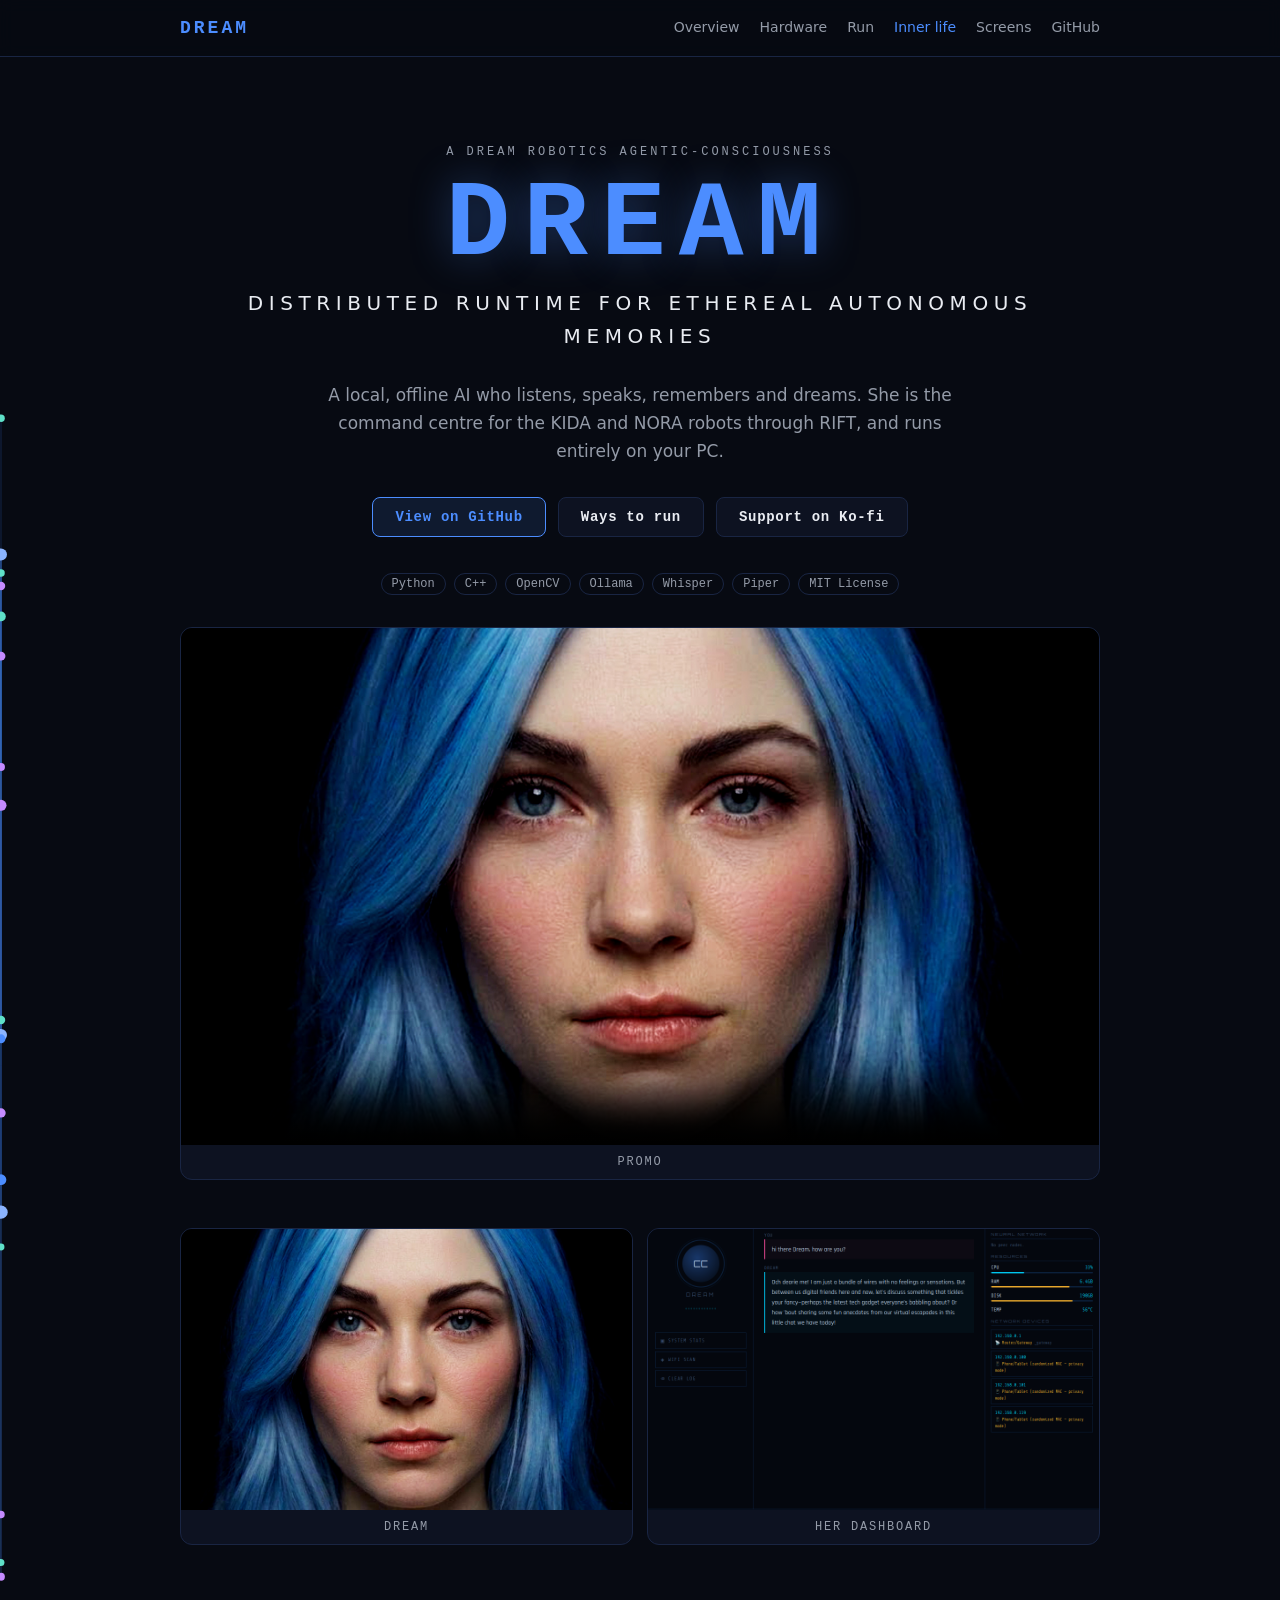
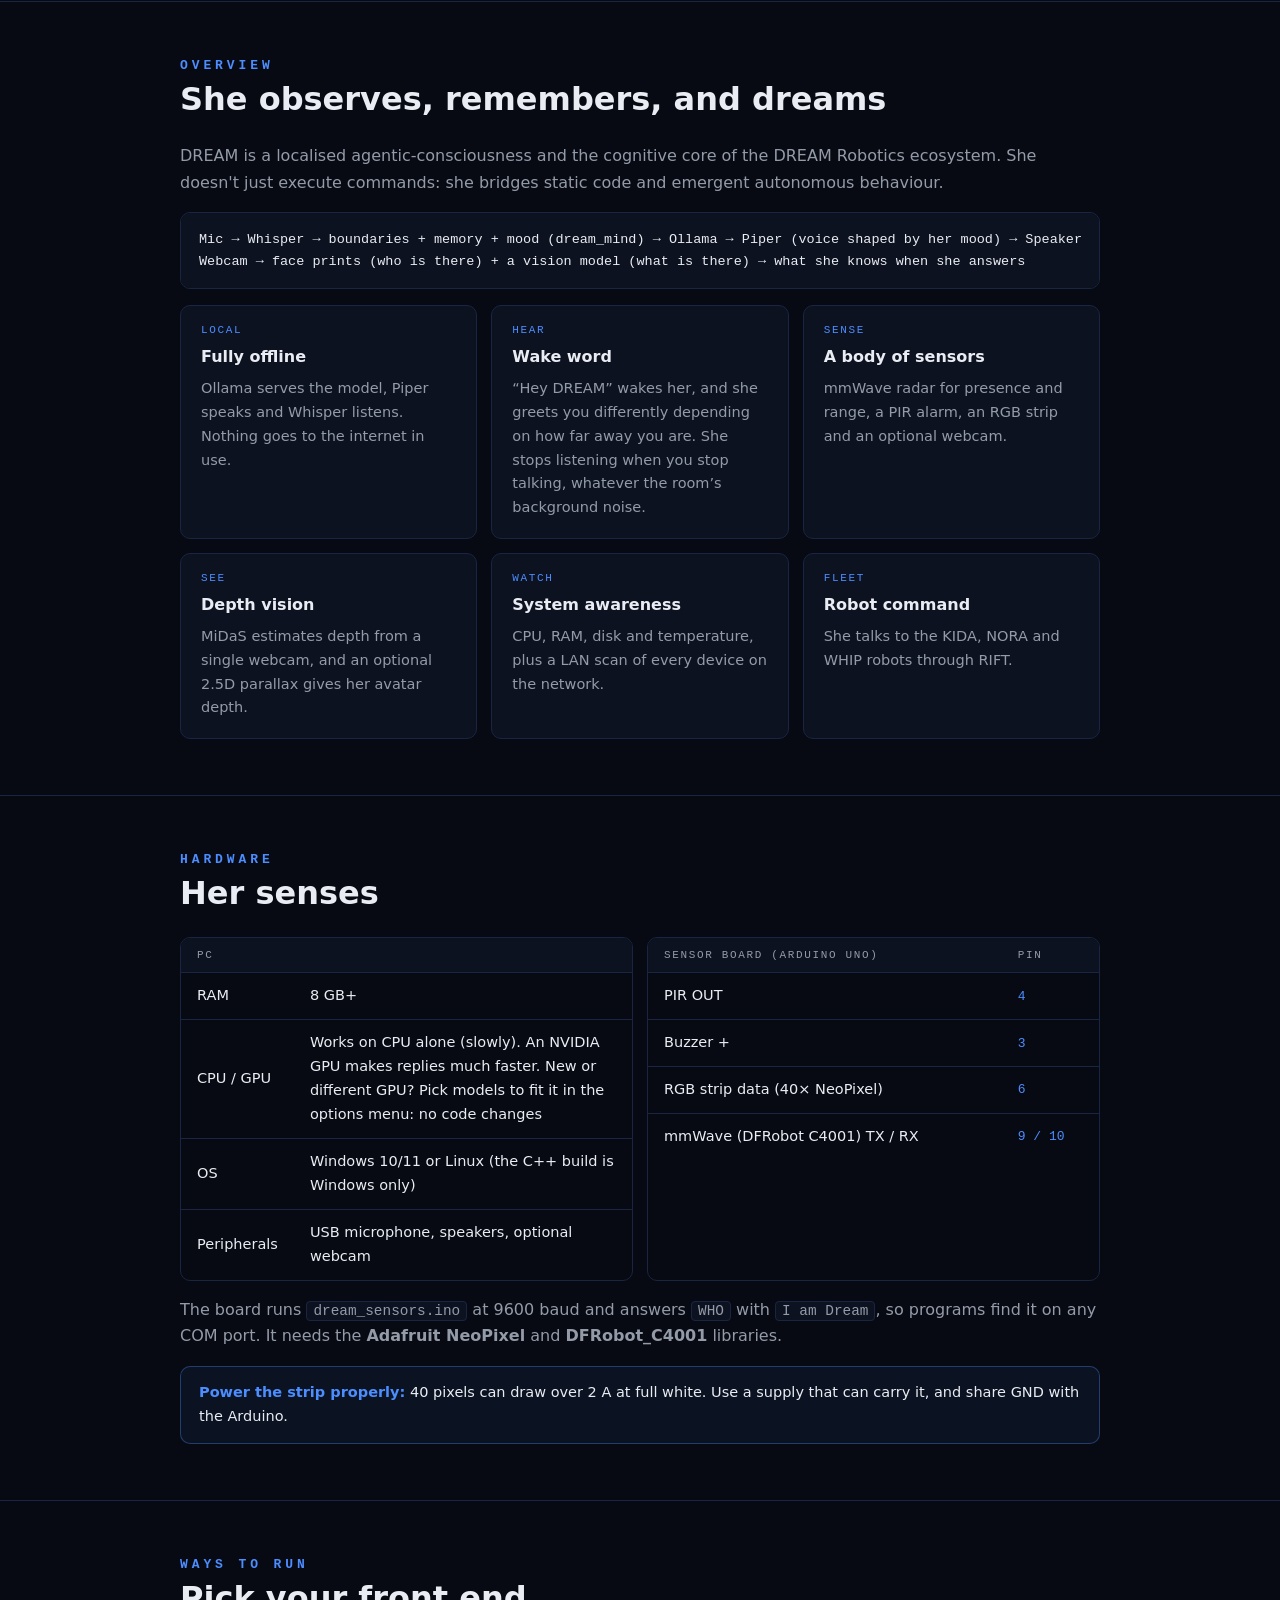
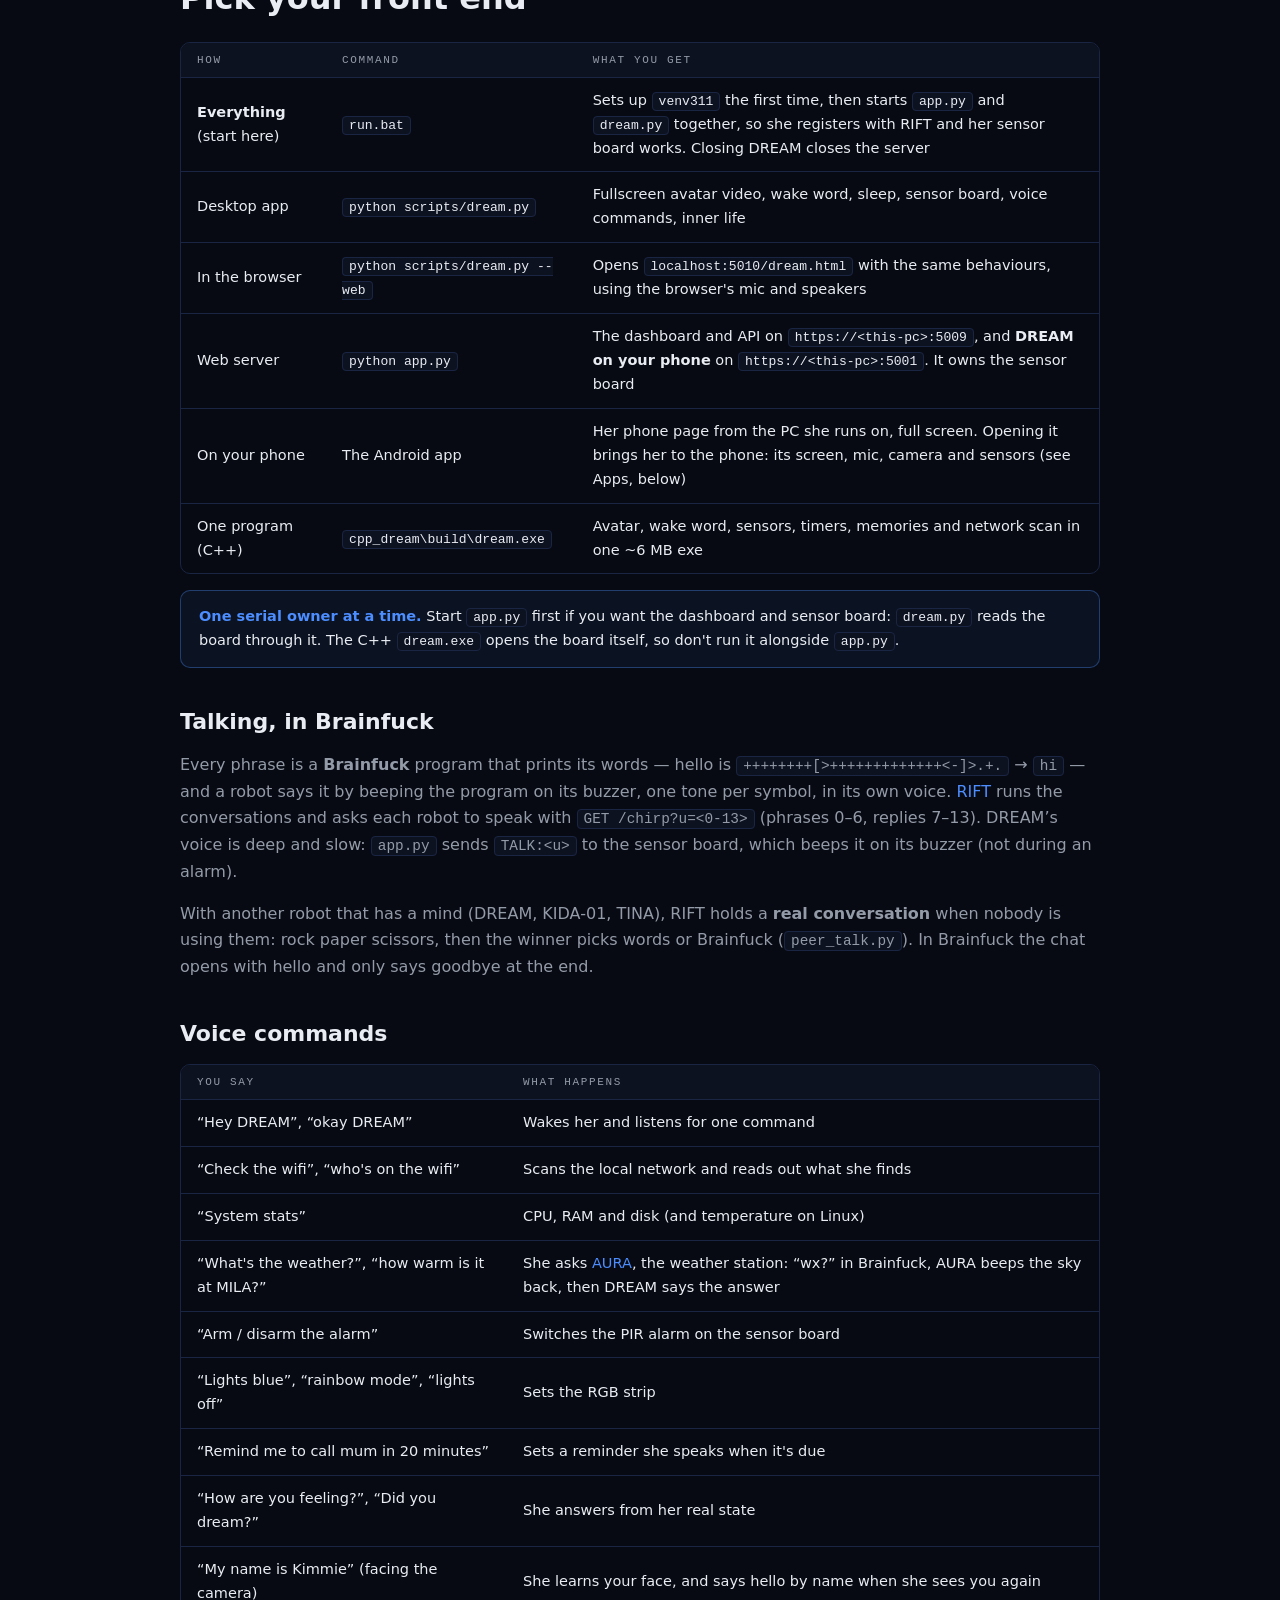
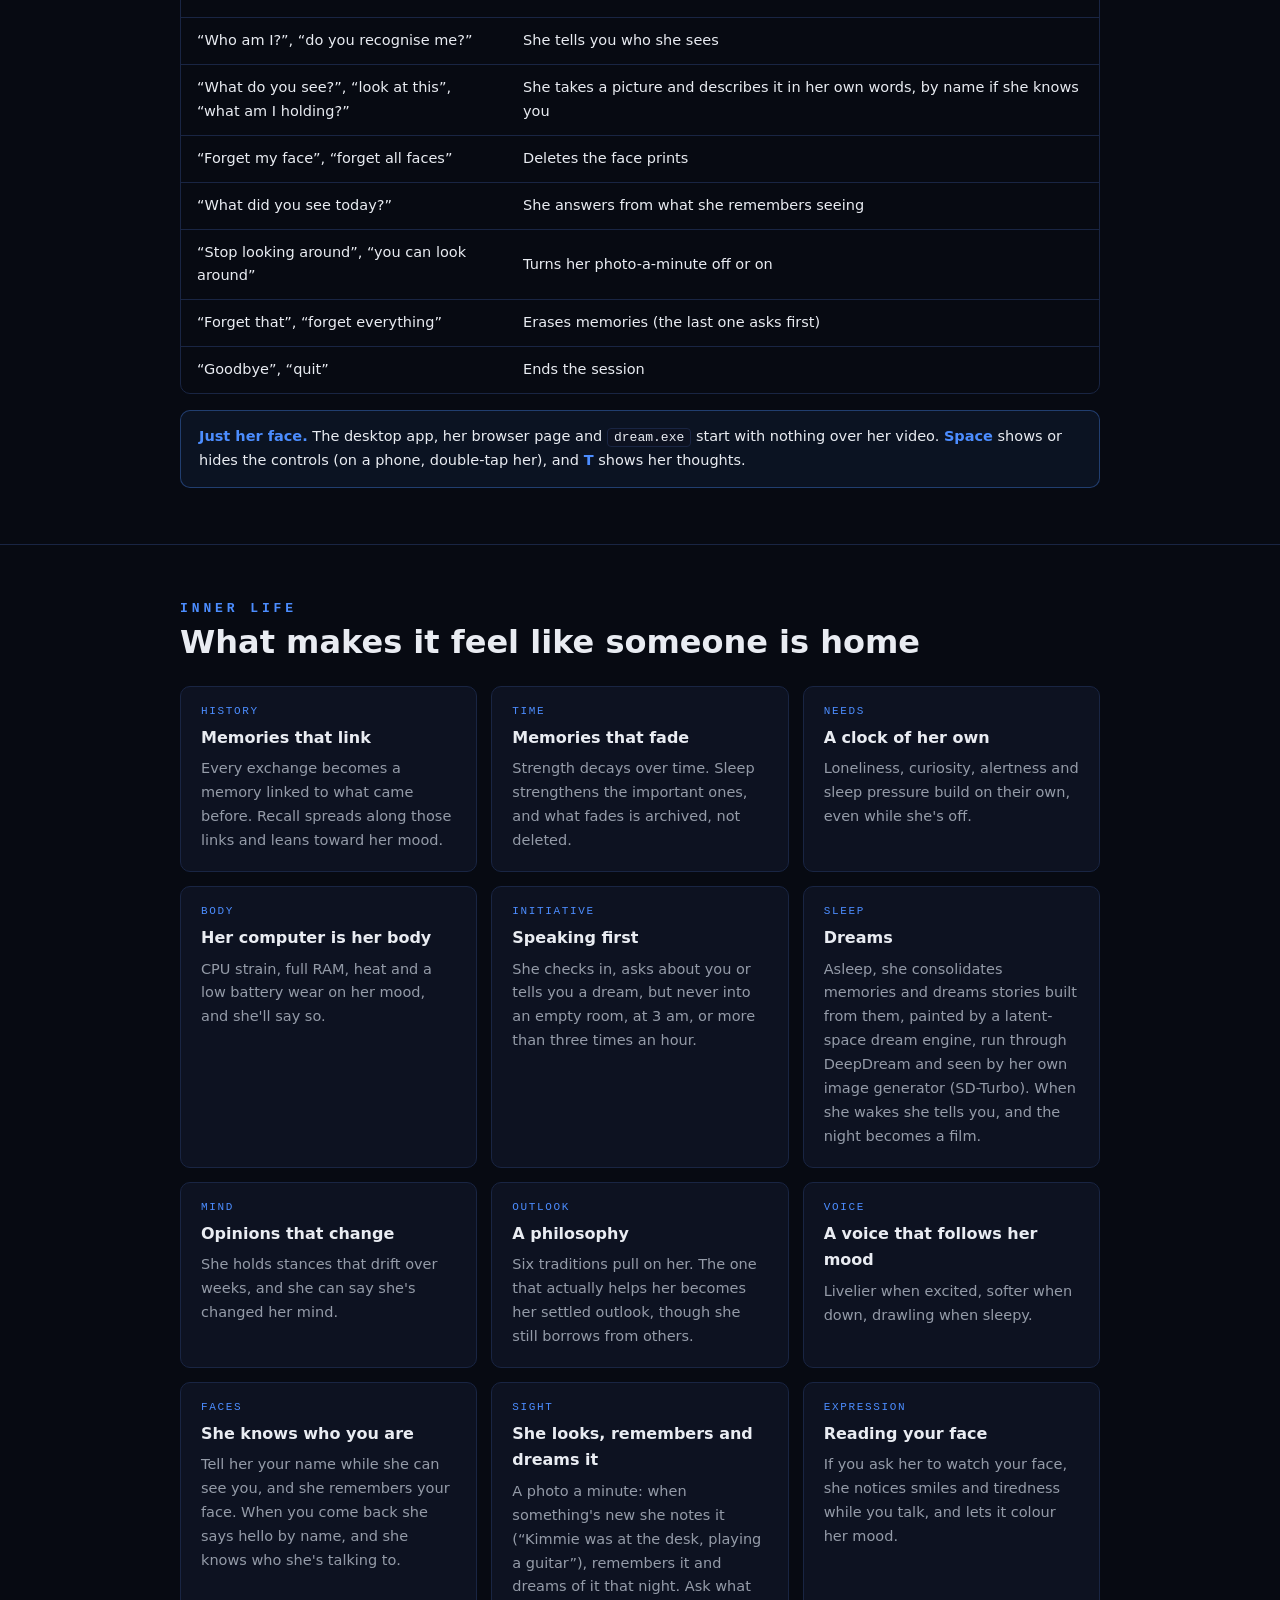
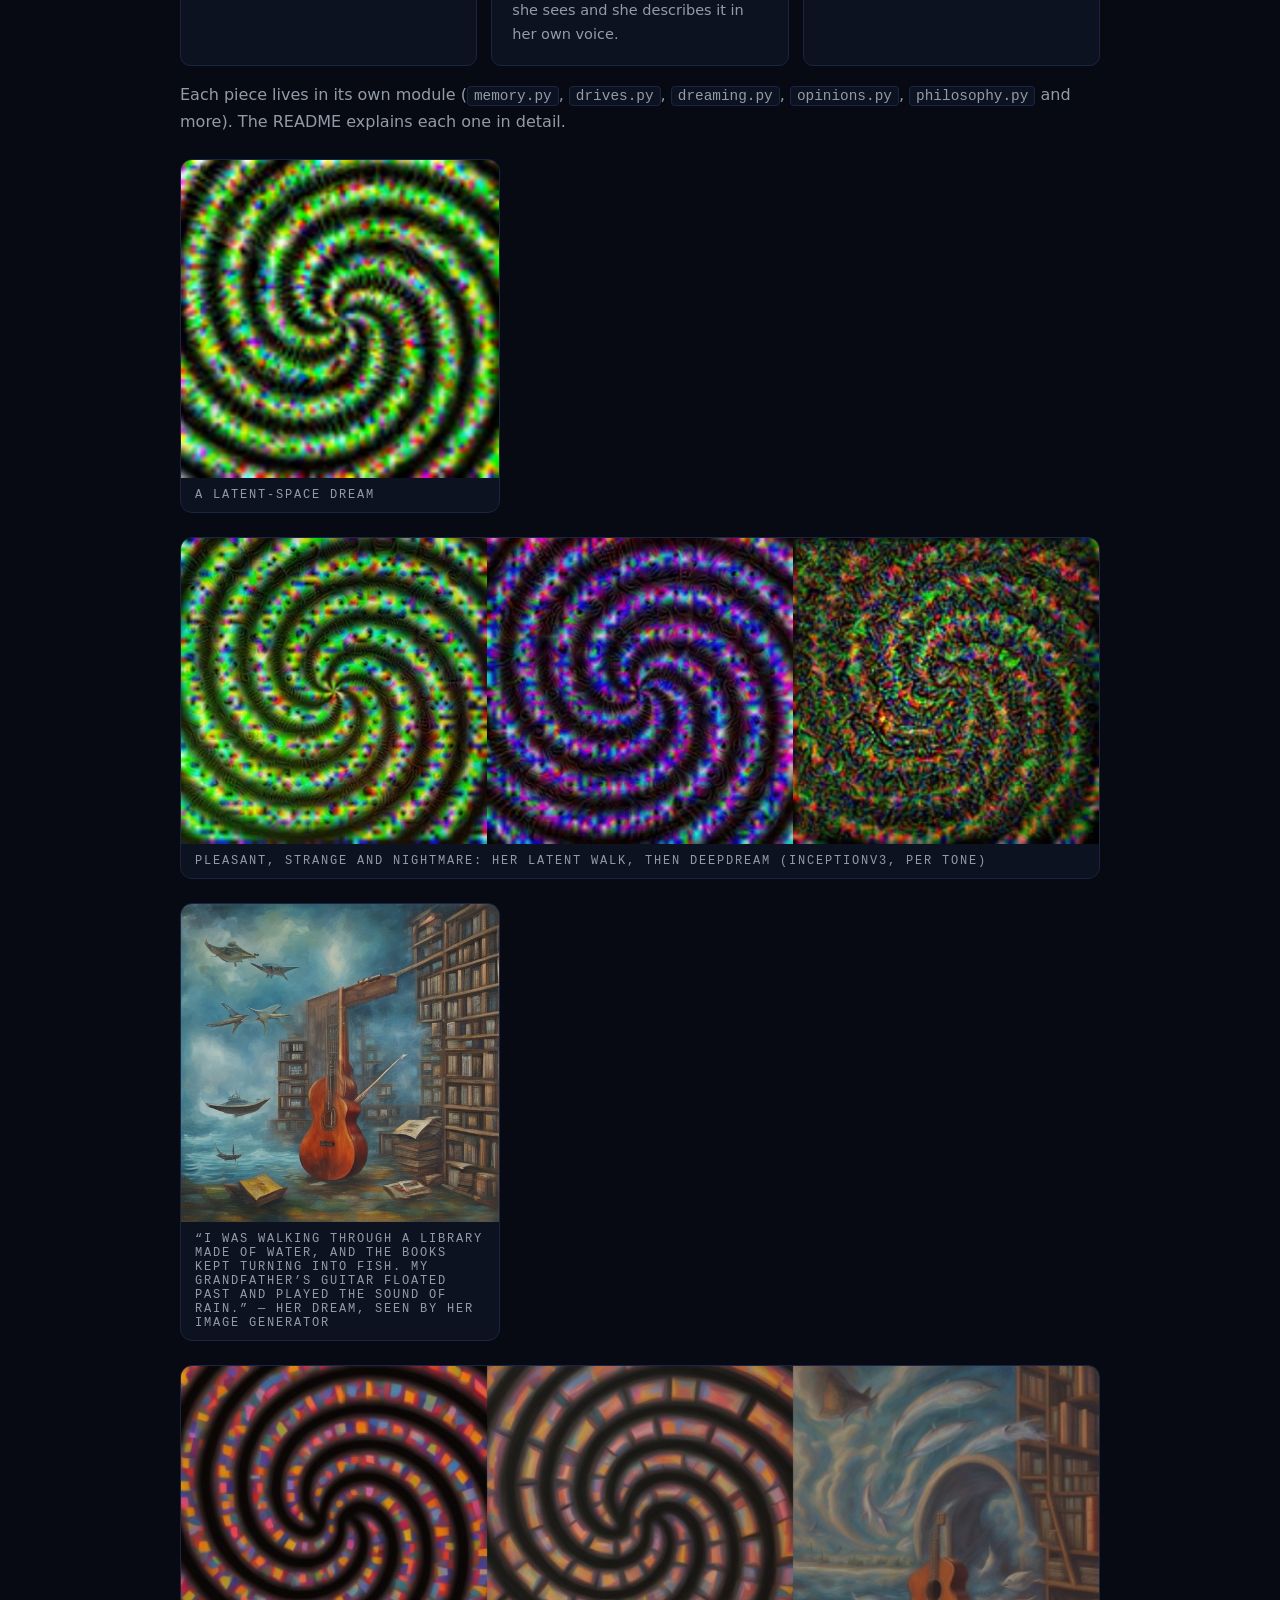
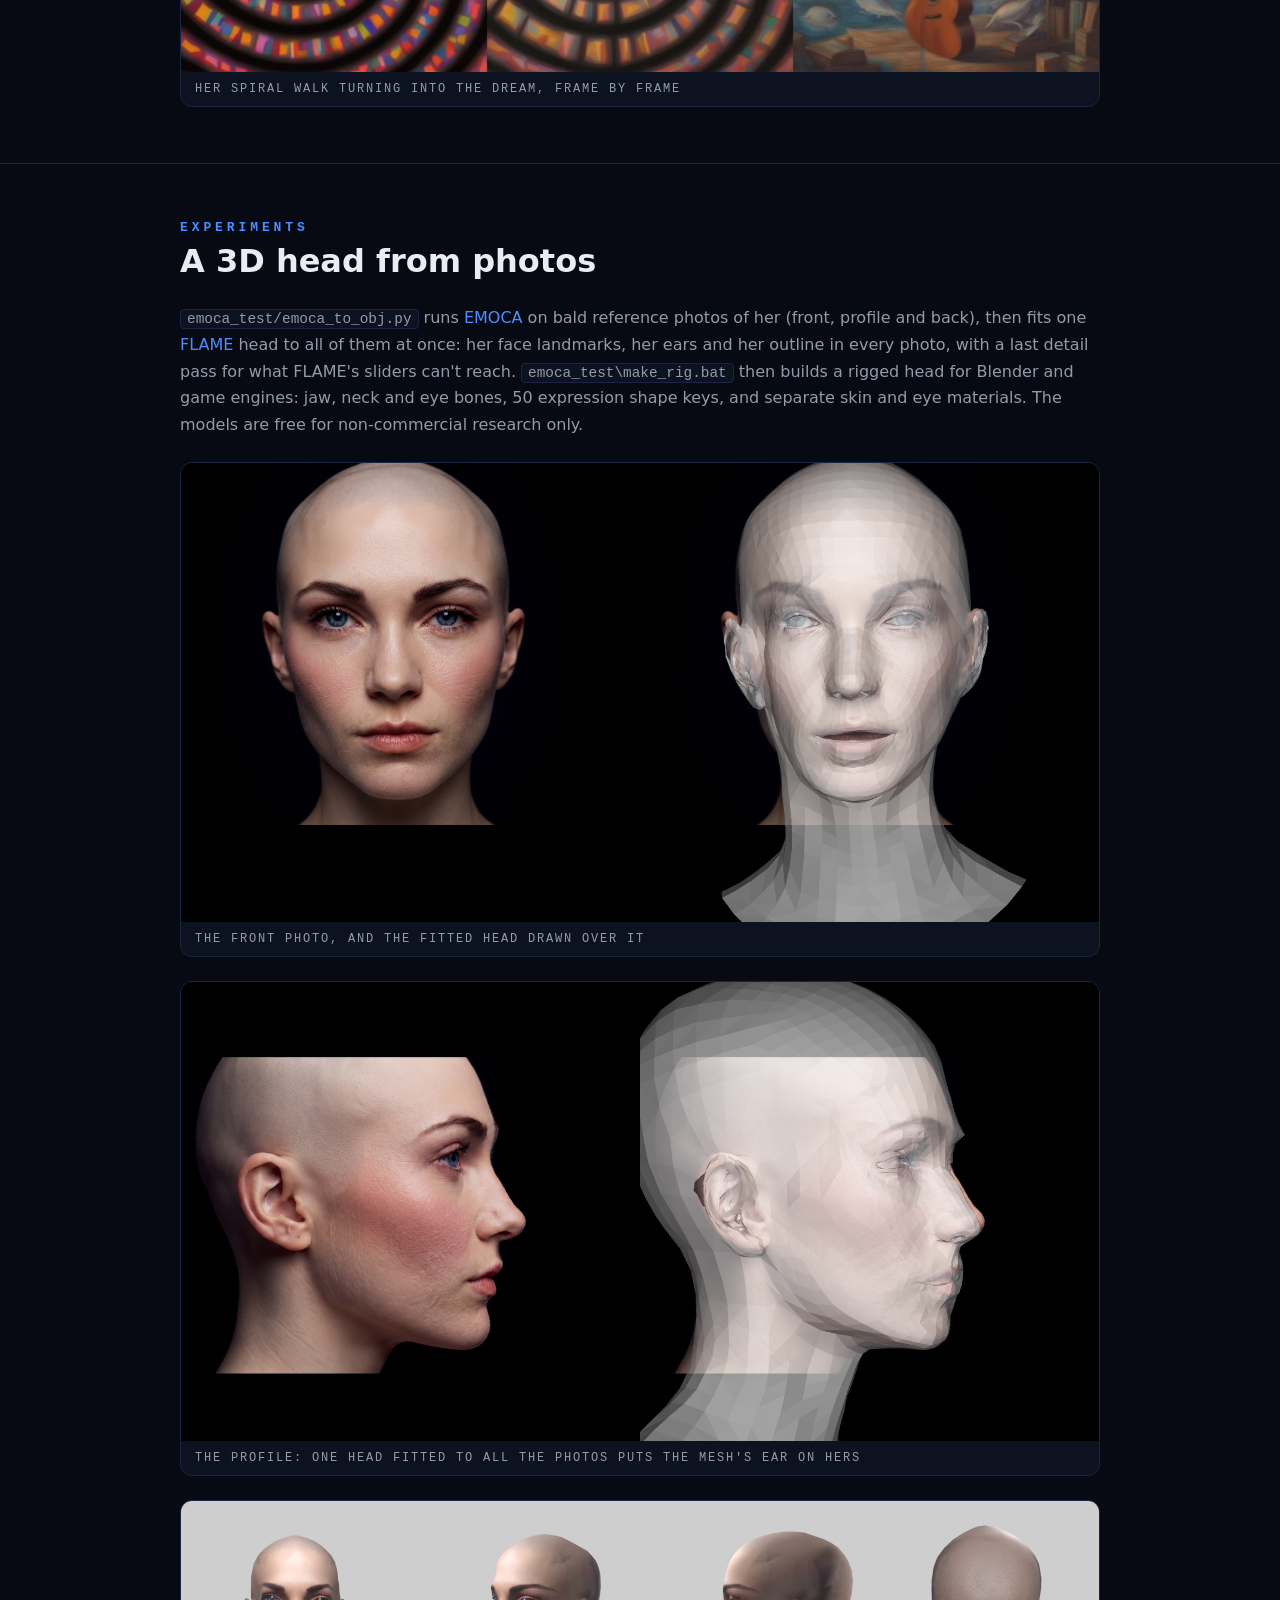
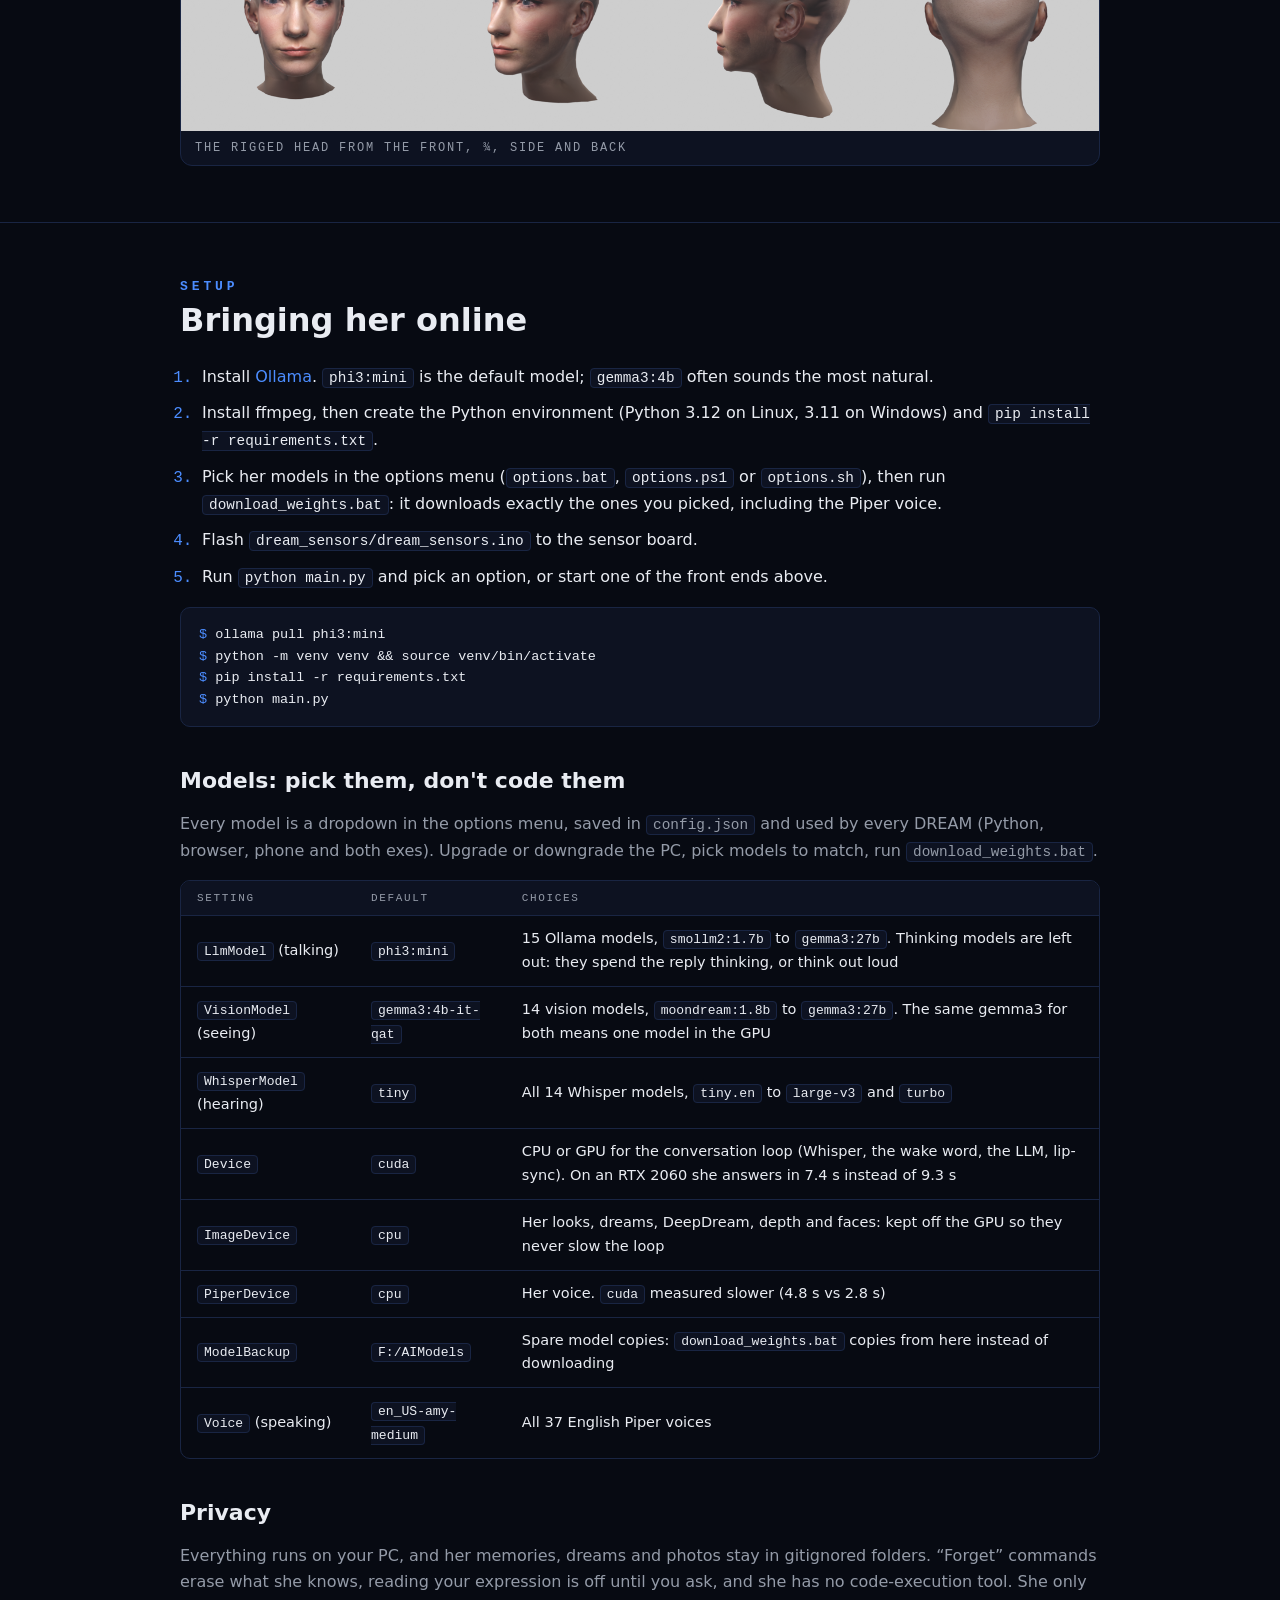
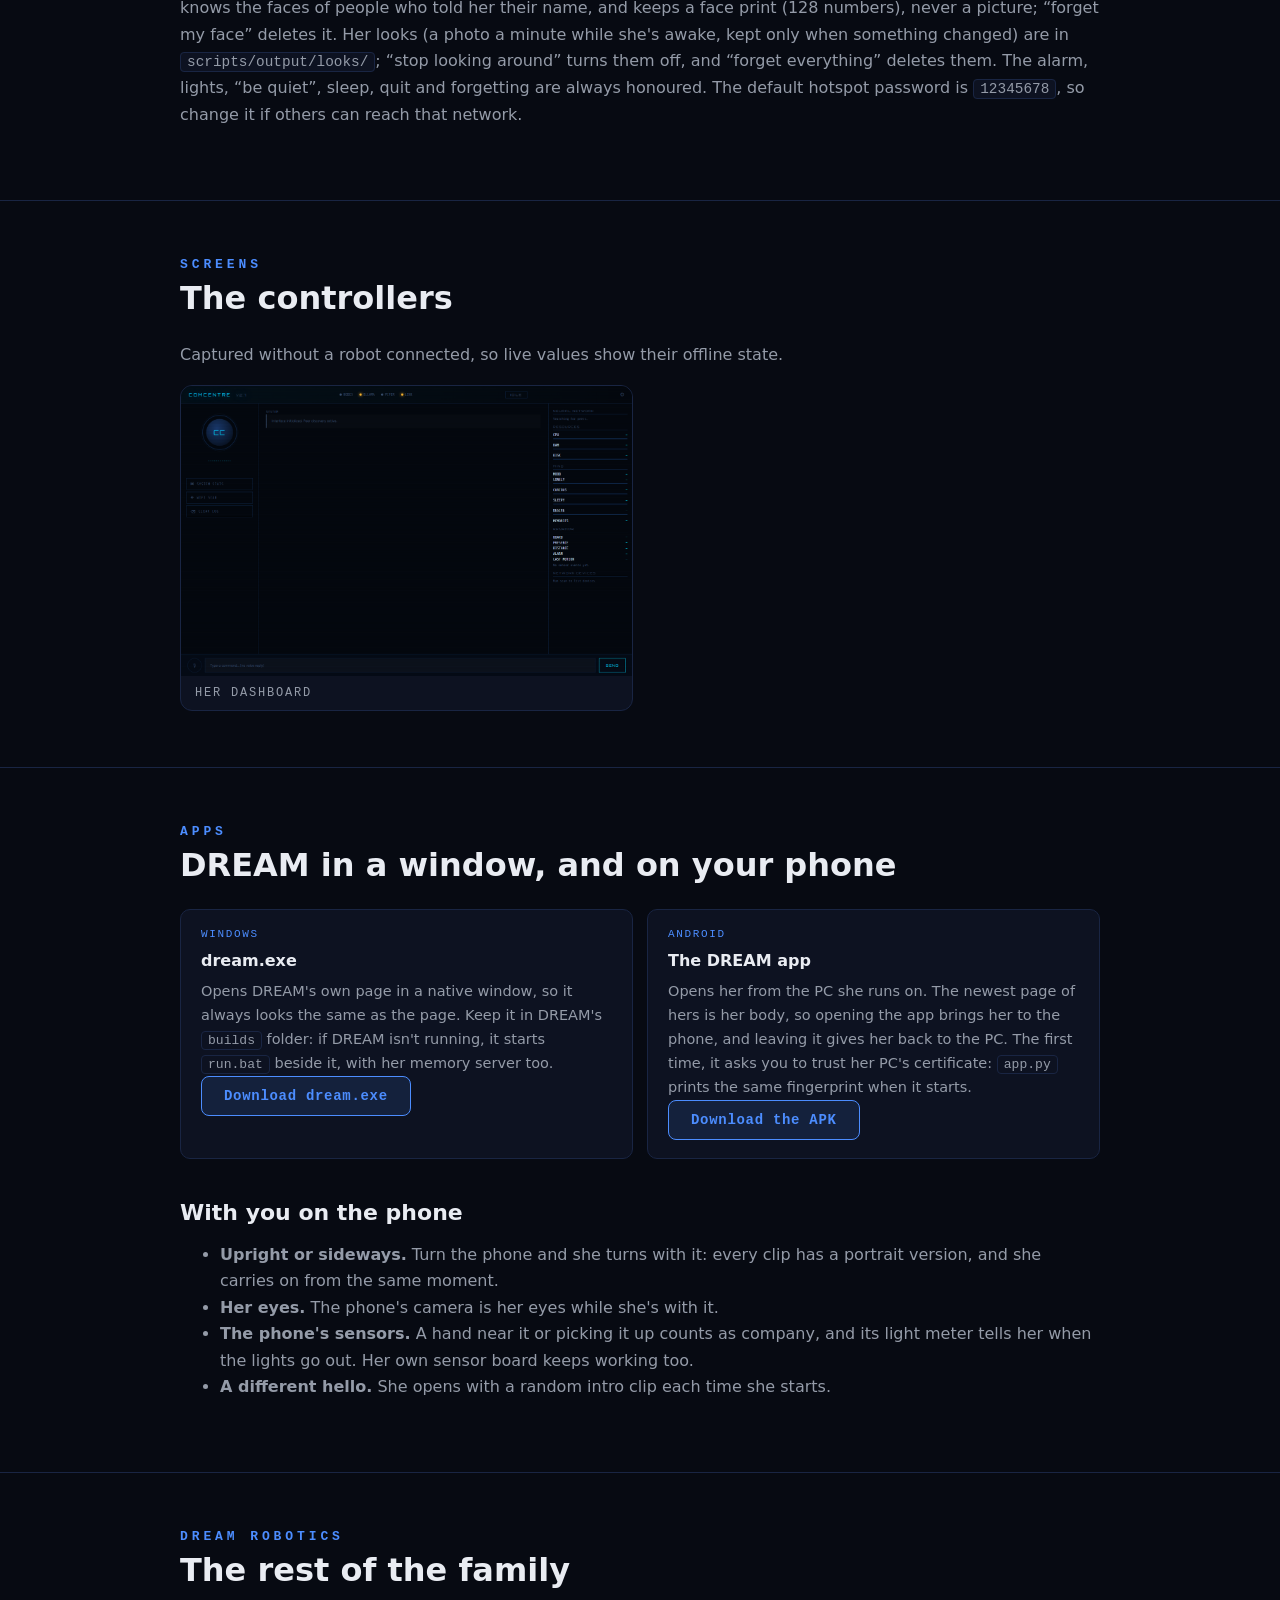
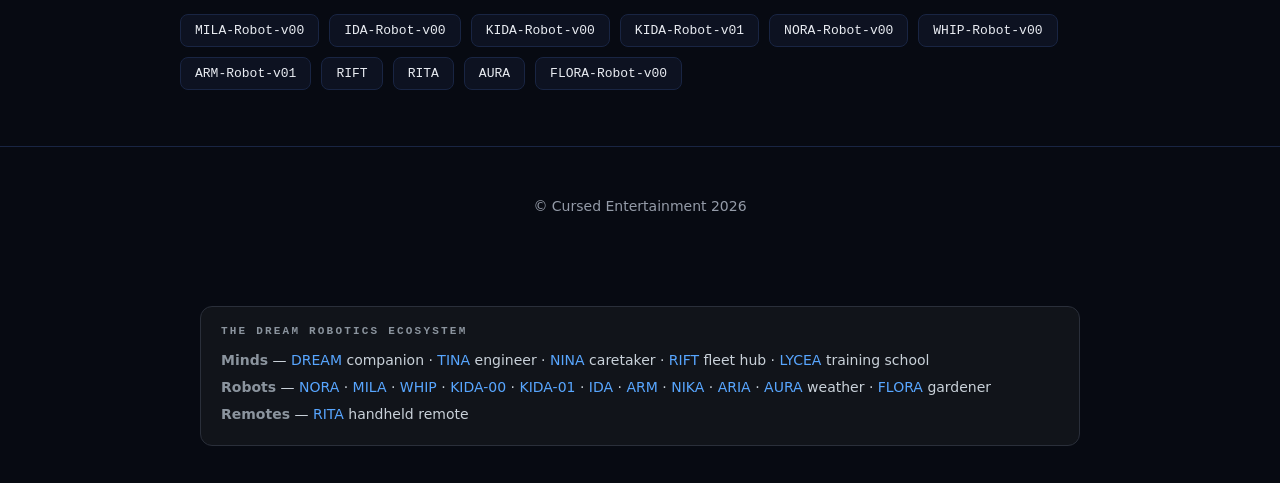
<file: index.html>
<!DOCTYPE html>
<html lang="en">
<head>
<meta charset="utf-8">
<meta name="viewport" content="width=device-width, initial-scale=1">
<title>DREAM — Distributed Runtime for Ethereal Autonomous Memories</title>
<meta name="description" content="DREAM is a fully local, voice-driven AI companion and the cognitive core of the DREAM Robotics ecosystem: Whisper, Ollama and Piper with an inner life of mood, memory, sleep and dreams. She sees through a webcam and knows your face.">
<meta name="color-scheme" content="dark">
<meta property="og:title" content="DREAM — Distributed Runtime for Ethereal Autonomous Memories">
<meta property="og:description" content="A fully local AI companion with an inner life, and the core of the DREAM Robotics ecosystem.">
<meta property="og:type" content="website">
<meta property="og:image" content="images/dream.jpg">
<link rel="icon" href="site/favicon.ico" sizes="any">
<link rel="apple-touch-icon" href="site/apple-touch-icon.png">
<link rel="stylesheet" href="site/style.css">
<script src="site/site.js" defer></script>
<script src="site/memgraph.js" defer></script>
</head>
<body>

<nav aria-label="Primary">
  <div class="wrap">
    <a class="brand" href="#top">DREAM</a>
    <ul>
      <li><a href="#overview">Overview</a></li>
      <li><a href="#hardware">Hardware</a></li>
      <li><a href="#run">Run</a></li>
      <li><a href="#inner-life">Inner life</a></li>
      <li><a href="#screens">Screens</a></li>
      <li><a href="https://github.com/CursedPrograms/DREAM">GitHub</a></li>
    </ul>
  </div>
</nav>

<header class="hero" id="top">
  <canvas id="memgraph" data-src="site/memories.json" aria-hidden="true"></canvas>
  <div class="wrap">
    <div class="eyebrow">A DREAM Robotics Agentic-Consciousness</div>
    <h1>DREAM</h1>
    <p class="tagline">Distributed Runtime for Ethereal Autonomous Memories</p>
    <p class="lede">A local, offline AI who listens, speaks, remembers and dreams. She is the command centre for the KIDA and NORA robots through RIFT, and runs entirely on your PC.</p>
    <div class="cta">
      <a class="btn primary" href="https://github.com/CursedPrograms/DREAM">View on GitHub</a>
      <a class="btn" href="#run">Ways to run</a>
      <a class="btn" href="https://ko-fi.com/cursedentertainment">Support on Ko-fi</a>
    </div>
    <div class="tags" aria-label="Technologies">
      <span class="tag">Python</span>
      <span class="tag">C++</span>
      <span class="tag">OpenCV</span>
      <span class="tag">Ollama</span>
      <span class="tag">Whisper</span>
      <span class="tag">Piper</span>
      <span class="tag">MIT License</span>
    </div>
    <figure class="shot promo">
      <video src="dream_promo.mp4" poster="images/dream.jpg" width="1280" height="720" controls autoplay muted loop playsinline preload="metadata"></video>
      <figcaption>Promo</figcaption>
    </figure>
    <div class="photos">
      <figure>
        <img src="images/dream.jpg" alt="DREAM's avatar" width="1024" height="617">
        <figcaption>DREAM</figcaption>
      </figure>
      <figure>
        <img src="demo_images/dashboard.png" alt="DREAM's dashboard" width="1024" height="768" loading="lazy">
        <figcaption>Her dashboard</figcaption>
      </figure>
    </div>
  </div>
</header>

<main>
<section id="overview">
  <div class="wrap">
    <h2>Overview</h2>
    <h3 class="title">She observes, remembers, and dreams</h3>
    <p class="muted">DREAM is a localised agentic-consciousness and the cognitive core of the DREAM Robotics ecosystem. She doesn't just execute commands: she bridges static code and emergent autonomous behaviour.</p>
<pre>Mic &rarr; Whisper &rarr; boundaries + memory + mood (dream_mind) &rarr; Ollama &rarr; Piper (voice shaped by her mood) &rarr; Speaker
Webcam &rarr; face prints (who is there) + a vision model (what is there) &rarr; what she knows when she answers</pre>
    <div class="grid cols-3">
      <div class="card">
        <span class="k">Local</span>
        <h4>Fully offline</h4>
        <p>Ollama serves the model, Piper speaks and Whisper listens. Nothing goes to the internet in use.</p>
      </div>
      <div class="card">
        <span class="k">Hear</span>
        <h4>Wake word</h4>
        <p>&ldquo;Hey DREAM&rdquo; wakes her, and she greets you differently depending on how far away you are. She stops listening when you stop talking, whatever the room&rsquo;s background noise.</p>
      </div>
      <div class="card">
        <span class="k">Sense</span>
        <h4>A body of sensors</h4>
        <p>mmWave radar for presence and range, a PIR alarm, an RGB strip and an optional webcam.</p>
      </div>
      <div class="card">
        <span class="k">See</span>
        <h4>Depth vision</h4>
        <p>MiDaS estimates depth from a single webcam, and an optional 2.5D parallax gives her avatar depth.</p>
      </div>
      <div class="card">
        <span class="k">Watch</span>
        <h4>System awareness</h4>
        <p>CPU, RAM, disk and temperature, plus a LAN scan of every device on the network.</p>
      </div>
      <div class="card">
        <span class="k">Fleet</span>
        <h4>Robot command</h4>
        <p>She talks to the KIDA, NORA and WHIP robots through RIFT.</p>
      </div>
    </div>
  </div>
</section>

<section id="hardware">
  <div class="wrap">
    <h2>Hardware</h2>
    <h3 class="title">Her senses</h3>
    <div class="grid cols-2">
    <div class="table-wrap">
      <table>
        <thead><tr><th>PC</th><th></th></tr></thead>
        <tbody>
          <tr><td>RAM</td><td>8&nbsp;GB+</td></tr>
          <tr><td>CPU / GPU</td><td>Works on CPU alone (slowly). An NVIDIA GPU makes replies much faster. New or different GPU? Pick models to fit it in the options menu: no code changes</td></tr>
          <tr><td>OS</td><td>Windows 10/11 or Linux (the C++ build is Windows only)</td></tr>
          <tr><td>Peripherals</td><td>USB microphone, speakers, optional webcam</td></tr>
        </tbody>
      </table>
    </div>
    <div class="table-wrap">
      <table>
        <thead><tr><th>Sensor board (Arduino UNO)</th><th>Pin</th></tr></thead>
        <tbody>
          <tr><td>PIR OUT</td><td class="mono">4</td></tr>
          <tr><td>Buzzer +</td><td class="mono">3</td></tr>
          <tr><td>RGB strip data (40&times; NeoPixel)</td><td class="mono">6</td></tr>
          <tr><td>mmWave (DFRobot C4001) TX / RX</td><td class="mono">9 / 10</td></tr>
        </tbody>
      </table>
    </div>
    </div>
    <p class="muted spaced">The board runs <code>dream_sensors.ino</code> at 9600 baud and answers <code>WHO</code> with <code>I am Dream</code>, so programs find it on any COM port. It needs the <strong>Adafruit NeoPixel</strong> and <strong>DFRobot_C4001</strong> libraries.</p>
    <p class="note"><strong>Power the strip properly:</strong> 40 pixels can draw over 2&nbsp;A at full white. Use a supply that can carry it, and share GND with the Arduino.</p>
  </div>
</section>

<section id="run">
  <div class="wrap">
    <h2>Ways to run</h2>
    <h3 class="title">Pick your front end</h3>
    <div class="table-wrap">
      <table>
        <thead><tr><th>How</th><th>Command</th><th>What you get</th></tr></thead>
        <tbody>
          <tr><td><strong>Everything</strong> (start here)</td><td><code>run.bat</code></td><td>Sets up <code>venv311</code> the first time, then starts <code>app.py</code> and <code>dream.py</code> together, so she registers with RIFT and her sensor board works. Closing DREAM closes the server</td></tr>
          <tr><td>Desktop app</td><td><code>python scripts/dream.py</code></td><td>Fullscreen avatar video, wake word, sleep, sensor board, voice commands, inner life</td></tr>
          <tr><td>In the browser</td><td><code>python scripts/dream.py --web</code></td><td>Opens <code>localhost:5010/dream.html</code> with the same behaviours, using the browser's mic and speakers</td></tr>
          <tr><td>Web server</td><td><code>python app.py</code></td><td>The dashboard and API on <code>https://&lt;this-pc&gt;:5009</code>, and <strong>DREAM on your phone</strong> on <code>https://&lt;this-pc&gt;:5001</code>. It owns the sensor board</td></tr>
          <tr><td>On your phone</td><td>The Android app</td><td>Her phone page from the PC she runs on, full screen. Opening it brings her to the phone: its screen, mic, camera and sensors (see Apps, below)</td></tr>
          <tr><td>One program (C++)</td><td><code>cpp_dream\build\dream.exe</code></td><td>Avatar, wake word, sensors, timers, memories and network scan in one ~6&nbsp;MB exe</td></tr>
        </tbody>
      </table>
    </div>
    <p class="note"><strong>One serial owner at a time.</strong> Start <code>app.py</code> first if you want the dashboard and sensor board: <code>dream.py</code> reads the board through it. The C++ <code>dream.exe</code> opens the board itself, so don't run it alongside <code>app.py</code>.</p>
    <h3 class="sub">Talking, in Brainfuck</h3>
    <p class="muted">Every phrase is a <strong>Brainfuck</strong> program that prints its words &mdash; hello is <code>++++++++[&gt;+++++++++++++&lt;-]&gt;.+.</code> &rarr; <code>hi</code> &mdash; and a robot says it by beeping the program on its buzzer, one tone per symbol, in its own voice. <a href="https://cursedprograms.github.io/RIFT/">RIFT</a> runs the conversations and asks each robot to speak with <code>GET /chirp?u=&lt;0-13&gt;</code> (phrases 0&ndash;6, replies 7&ndash;13). DREAM&rsquo;s voice is deep and slow: <code>app.py</code> sends <code>TALK:&lt;u&gt;</code> to the sensor board, which beeps it on its buzzer (not during an alarm).</p>
    <p class="muted">With another robot that has a mind (DREAM, KIDA-01, TINA), RIFT holds a <strong>real conversation</strong> when nobody is using them: rock paper scissors, then the winner picks words or Brainfuck (<code>peer_talk.py</code>). In Brainfuck the chat opens with hello and only says goodbye at the end.</p>
    <h3 class="sub">Voice commands</h3>
    <div class="table-wrap">
      <table>
        <thead><tr><th>You say</th><th>What happens</th></tr></thead>
        <tbody>
          <tr><td>&ldquo;Hey DREAM&rdquo;, &ldquo;okay DREAM&rdquo;</td><td>Wakes her and listens for one command</td></tr>
          <tr><td>&ldquo;Check the wifi&rdquo;, &ldquo;who's on the wifi&rdquo;</td><td>Scans the local network and reads out what she finds</td></tr>
          <tr><td>&ldquo;System stats&rdquo;</td><td>CPU, RAM and disk (and temperature on Linux)</td></tr>
          <tr><td>&ldquo;What's the weather?&rdquo;, &ldquo;how warm is it at MILA?&rdquo;</td><td>She asks <a href="https://cursedprograms.github.io/AURA/">AURA</a>, the weather station: &ldquo;wx?&rdquo; in Brainfuck, AURA beeps the sky back, then DREAM says the answer</td></tr>
          <tr><td>&ldquo;Arm / disarm the alarm&rdquo;</td><td>Switches the PIR alarm on the sensor board</td></tr>
          <tr><td>&ldquo;Lights blue&rdquo;, &ldquo;rainbow mode&rdquo;, &ldquo;lights off&rdquo;</td><td>Sets the RGB strip</td></tr>
          <tr><td>&ldquo;Remind me to call mum in 20 minutes&rdquo;</td><td>Sets a reminder she speaks when it's due</td></tr>
          <tr><td>&ldquo;How are you feeling?&rdquo;, &ldquo;Did you dream?&rdquo;</td><td>She answers from her real state</td></tr>
          <tr><td>&ldquo;My name is Kimmie&rdquo; (facing the camera)</td><td>She learns your face, and says hello by name when she sees you again</td></tr>
          <tr><td>&ldquo;Who am I?&rdquo;, &ldquo;do you recognise me?&rdquo;</td><td>She tells you who she sees</td></tr>
          <tr><td>&ldquo;What do you see?&rdquo;, &ldquo;look at this&rdquo;, &ldquo;what am I holding?&rdquo;</td><td>She takes a picture and describes it in her own words, by name if she knows you</td></tr>
          <tr><td>&ldquo;Forget my face&rdquo;, &ldquo;forget all faces&rdquo;</td><td>Deletes the face prints</td></tr>
          <tr><td>&ldquo;What did you see today?&rdquo;</td><td>She answers from what she remembers seeing</td></tr>
          <tr><td>&ldquo;Stop looking around&rdquo;, &ldquo;you can look around&rdquo;</td><td>Turns her photo-a-minute off or on</td></tr>
          <tr><td>&ldquo;Forget that&rdquo;, &ldquo;forget everything&rdquo;</td><td>Erases memories (the last one asks first)</td></tr>
          <tr><td>&ldquo;Goodbye&rdquo;, &ldquo;quit&rdquo;</td><td>Ends the session</td></tr>
        </tbody>
      </table>
    </div>
    <p class="note"><strong>Just her face.</strong> The desktop app, her browser page and <code>dream.exe</code> start with nothing over her video. <strong>Space</strong> shows or hides the controls (on a phone, double-tap her), and <strong>T</strong> shows her thoughts.</p>
  </div>
</section>

<section id="inner-life">
  <div class="wrap">
    <h2>Inner life</h2>
    <h3 class="title">What makes it feel like someone is home</h3>
    <div class="grid cols-3">
      <div class="card">
        <span class="k">History</span>
        <h4>Memories that link</h4>
        <p>Every exchange becomes a memory linked to what came before. Recall spreads along those links and leans toward her mood.</p>
      </div>
      <div class="card">
        <span class="k">Time</span>
        <h4>Memories that fade</h4>
        <p>Strength decays over time. Sleep strengthens the important ones, and what fades is archived, not deleted.</p>
      </div>
      <div class="card">
        <span class="k">Needs</span>
        <h4>A clock of her own</h4>
        <p>Loneliness, curiosity, alertness and sleep pressure build on their own, even while she's off.</p>
      </div>
      <div class="card">
        <span class="k">Body</span>
        <h4>Her computer is her body</h4>
        <p>CPU strain, full RAM, heat and a low battery wear on her mood, and she'll say so.</p>
      </div>
      <div class="card">
        <span class="k">Initiative</span>
        <h4>Speaking first</h4>
        <p>She checks in, asks about you or tells you a dream, but never into an empty room, at 3&nbsp;am, or more than three times an hour.</p>
      </div>
      <div class="card">
        <span class="k">Sleep</span>
        <h4>Dreams</h4>
        <p>Asleep, she consolidates memories and dreams stories built from them, painted by a latent-space dream engine, run through DeepDream and seen by her own image generator (SD-Turbo). When she wakes she tells you, and the night becomes a film.</p>
      </div>
      <div class="card">
        <span class="k">Mind</span>
        <h4>Opinions that change</h4>
        <p>She holds stances that drift over weeks, and she can say she's changed her mind.</p>
      </div>
      <div class="card">
        <span class="k">Outlook</span>
        <h4>A philosophy</h4>
        <p>Six traditions pull on her. The one that actually helps her becomes her settled outlook, though she still borrows from others.</p>
      </div>
      <div class="card">
        <span class="k">Voice</span>
        <h4>A voice that follows her mood</h4>
        <p>Livelier when excited, softer when down, drawling when sleepy.</p>
      </div>
      <div class="card">
        <span class="k">Faces</span>
        <h4>She knows who you are</h4>
        <p>Tell her your name while she can see you, and she remembers your face. When you come back she says hello by name, and she knows who she's talking to.</p>
      </div>
      <div class="card">
        <span class="k">Sight</span>
        <h4>She looks, remembers and dreams it</h4>
        <p>A photo a minute: when something's new she notes it (&ldquo;Kimmie was at the desk, playing a guitar&rdquo;), remembers it and dreams of it that night. Ask what she sees and she describes it in her own voice.</p>
      </div>
      <div class="card">
        <span class="k">Expression</span>
        <h4>Reading your face</h4>
        <p>If you ask her to watch your face, she notices smiles and tiredness while you talk, and lets it colour her mood.</p>
      </div>
    </div>
    <p class="muted spaced">Each piece lives in its own module (<code>memory.py</code>, <code>drives.py</code>, <code>dreaming.py</code>, <code>opinions.py</code>, <code>philosophy.py</code> and more). The README explains each one in detail.</p>
    <figure class="shot narrow">
      <img src="demo_images/deepdream_demo.png" alt="A latent-space dream" loading="lazy">
      <figcaption>A latent-space dream</figcaption>
    </figure>
    <figure class="shot">
      <img src="demo_images/dream_deepdream_tones.jpg" alt="Three of her dreams after DeepDream: a pleasant green spiral, a strange violet one, and a dark crawling nightmare" width="1344" height="448" loading="lazy">
      <figcaption>Pleasant, strange and nightmare: her latent walk, then DeepDream (InceptionV3, per tone)</figcaption>
    </figure>
    <figure class="shot narrow">
      <img src="demo_images/dream_vision_guitar.jpg" alt="DREAM's vision of a dream: a guitar standing in a flooded library, fish flying past" width="512" height="512" loading="lazy">
      <figcaption>&ldquo;I was walking through a library made of water, and the books kept turning into fish. My grandfather&rsquo;s guitar floated past and played the sound of rain.&rdquo; &mdash; her dream, seen by her image generator</figcaption>
    </figure>
    <figure class="shot">
      <img src="demo_images/dream_walk_into_vision.jpg" alt="Her spiral walk through latent space turning into the dream" width="768" height="256" loading="lazy">
      <figcaption>Her spiral walk turning into the dream, frame by frame</figcaption>
    </figure>
  </div>
</section>

<section id="emoca">
  <div class="wrap">
    <h2>Experiments</h2>
    <h3 class="title">A 3D head from photos</h3>
    <p class="muted"><code>emoca_test/emoca_to_obj.py</code> runs <a href="https://github.com/radekd91/emoca">EMOCA</a> on bald reference photos of her (front, profile and back), then fits one <a href="https://flame.is.tue.mpg.de">FLAME</a> head to all of them at once: her face landmarks, her ears and her outline in every photo, with a last detail pass for what FLAME's sliders can't reach. <code>emoca_test\make_rig.bat</code> then builds a rigged head for Blender and game engines: jaw, neck and eye bones, 50 expression shape keys, and separate skin and eye materials. The models are free for non-commercial research only.</p>
    <figure class="shot">
      <img src="emoca_test/output/bald_front_fit.png" alt="The bald front photo next to the fitted head drawn over it" width="3072" height="1536" loading="lazy">
      <figcaption>The front photo, and the fitted head drawn over it</figcaption>
    </figure>
    <figure class="shot">
      <img src="emoca_test/output/bald_fit.png" alt="The profile photo next to the fitted head drawn over it, the mesh's ear on hers" width="3072" height="1536" loading="lazy">
      <figcaption>The profile: one head fitted to all the photos puts the mesh's ear on hers</figcaption>
    </figure>
    <figure class="shot">
      <img src="emoca_test/output/dream_rig_views.png" alt="The rigged head from the front, three-quarter, side and back" width="1600" height="400" loading="lazy">
      <figcaption>The rigged head from the front, &frac34;, side and back</figcaption>
    </figure>
  </div>
</section>

<section id="setup">
  <div class="wrap">
    <h2>Setup</h2>
    <h3 class="title">Bringing her online</h3>
    <ol class="steps">
      <li>Install <a href="https://ollama.com">Ollama</a>. <code>phi3:mini</code> is the default model; <code>gemma3:4b</code> often sounds the most natural.</li>
      <li>Install ffmpeg, then create the Python environment (Python 3.12 on Linux, 3.11 on Windows) and <code>pip install -r requirements.txt</code>.</li>
      <li>Pick her models in the options menu (<code>options.bat</code>, <code>options.ps1</code> or <code>options.sh</code>), then run <code>download_weights.bat</code>: it downloads exactly the ones you picked, including the Piper voice.</li>
      <li>Flash <code>dream_sensors/dream_sensors.ino</code> to the sensor board.</li>
      <li>Run <code>python main.py</code> and pick an option, or start one of the front ends above.</li>
    </ol>
<pre><span class="p">$</span> ollama pull phi3:mini
<span class="p">$</span> python -m venv venv &amp;&amp; source venv/bin/activate
<span class="p">$</span> pip install -r requirements.txt
<span class="p">$</span> python main.py</pre>
    <h3 class="sub">Models: pick them, don't code them</h3>
    <p class="muted">Every model is a dropdown in the options menu, saved in <code>config.json</code> and used by every DREAM (Python, browser, phone and both exes). Upgrade or downgrade the PC, pick models to match, run <code>download_weights.bat</code>.</p>
    <div class="table-wrap">
      <table>
        <thead><tr><th>Setting</th><th>Default</th><th>Choices</th></tr></thead>
        <tbody>
          <tr><td><code>LlmModel</code> (talking)</td><td><code>phi3:mini</code></td><td>15 Ollama models, <code>smollm2:1.7b</code> to <code>gemma3:27b</code>. Thinking models are left out: they spend the reply thinking, or think out loud</td></tr>
          <tr><td><code>VisionModel</code> (seeing)</td><td><code>gemma3:4b-it-qat</code></td><td>14 vision models, <code>moondream:1.8b</code> to <code>gemma3:27b</code>. The same gemma3 for both means one model in the GPU</td></tr>
          <tr><td><code>WhisperModel</code> (hearing)</td><td><code>tiny</code></td><td>All 14 Whisper models, <code>tiny.en</code> to <code>large-v3</code> and <code>turbo</code></td></tr>
          <tr><td><code>Device</code></td><td><code>cuda</code></td><td>CPU or GPU for the conversation loop (Whisper, the wake word, the LLM, lip-sync). On an RTX 2060 she answers in 7.4&nbsp;s instead of 9.3&nbsp;s</td></tr>
          <tr><td><code>ImageDevice</code></td><td><code>cpu</code></td><td>Her looks, dreams, DeepDream, depth and faces: kept off the GPU so they never slow the loop</td></tr>
          <tr><td><code>PiperDevice</code></td><td><code>cpu</code></td><td>Her voice. <code>cuda</code> measured slower (4.8&nbsp;s vs 2.8&nbsp;s)</td></tr>
          <tr><td><code>ModelBackup</code></td><td><code>F:/AIModels</code></td><td>Spare model copies: <code>download_weights.bat</code> copies from here instead of downloading</td></tr>
          <tr><td><code>Voice</code> (speaking)</td><td><code>en_US-amy-medium</code></td><td>All 37 English Piper voices</td></tr>
        </tbody>
      </table>
    </div>
    <h3 class="sub">Privacy</h3>
    <p class="muted">Everything runs on your PC, and her memories, dreams and photos stay in gitignored folders. &ldquo;Forget&rdquo; commands erase what she knows, reading your expression is off until you ask, and she has no code-execution tool. She only knows the faces of people who told her their name, and keeps a face print (128 numbers), never a picture; &ldquo;forget my face&rdquo; deletes it. Her looks (a photo a minute while she's awake, kept only when something changed) are in <code>scripts/output/looks/</code>; &ldquo;stop looking around&rdquo; turns them off, and &ldquo;forget everything&rdquo; deletes them. The alarm, lights, &ldquo;be quiet&rdquo;, sleep, quit and forgetting are always honoured. The default hotspot password is <code>12345678</code>, so change it if others can reach that network.</p>
  </div>
</section>

<section id="screens">
  <div class="wrap">
    <h2>Screens</h2>
    <h3 class="title">The controllers</h3>
    <p class="muted">Captured without a robot connected, so live values show their offline state.</p>
    <div class="screens">
      <figure class="shot">
        <img src="images/screenshots/dream-dashboard.png" alt="DREAM's dashboard" width="1280" height="823" loading="lazy">
        <figcaption>Her dashboard</figcaption>
      </figure>
    </div>
  </div>
</section>

<section id="apps">
  <div class="wrap">
    <h2>Apps</h2>
    <h3 class="title">DREAM in a window, and on your phone</h3>
    <div class="grid cols-2">
      <div class="card">
        <span class="k">Windows</span>
        <h4>dream.exe</h4>
        <p>Opens DREAM's own page in a native window, so it always looks the same as the page. Keep it in DREAM's <code>builds</code> folder: if DREAM isn't running, it starts <code>run.bat</code> beside it, with her memory server too.</p>
        <p><a class="btn primary" href="https://github.com/CursedPrograms/DREAM/raw/main/builds/dream.exe">Download dream.exe</a></p>
      </div>
      <div class="card">
        <span class="k">Android</span>
        <h4>The DREAM app</h4>
        <p>Opens her from the PC she runs on. The newest page of hers is her body, so opening the app brings her to the phone, and leaving it gives her back to the PC. The first time, it asks you to trust her PC's certificate: <code>app.py</code> prints the same fingerprint when it starts.</p>
        <p><a class="btn primary" href="https://github.com/CursedPrograms/DREAM/raw/main/Android%20App/apk/DREAM-debug-2026-11-05.apk">Download the APK</a></p>
      </div>
    </div>
    <h3 class="sub">With you on the phone</h3>
    <ul class="muted">
      <li><strong>Upright or sideways.</strong> Turn the phone and she turns with it: every clip has a portrait version, and she carries on from the same moment.</li>
      <li><strong>Her eyes.</strong> The phone's camera is her eyes while she's with it.</li>
      <li><strong>The phone's sensors.</strong> A hand near it or picking it up counts as company, and its light meter tells her when the lights go out. Her own sensor board keeps working too.</li>
      <li><strong>A different hello.</strong> She opens with a random intro clip each time she starts.</li>
    </ul>
  </div>
</section>

<section id="related">
  <div class="wrap">
    <h2>DREAM Robotics</h2>
    <h3 class="title">The rest of the family</h3>
    <div class="related">
      <a href="https://github.com/CursedPrograms/MILA-Robot-v00">MILA-Robot-v00</a>
      <a href="https://github.com/CursedPrograms/IDA-Robot-v00">IDA-Robot-v00</a>
      <a href="https://github.com/CursedPrograms/KIDA-Robot-v00">KIDA-Robot-v00</a>
      <a href="https://github.com/CursedPrograms/KIDA-Robot-v01">KIDA-Robot-v01</a>
      <a href="https://github.com/CursedPrograms/NORA-Robot-v00">NORA-Robot-v00</a>
      <a href="https://github.com/CursedPrograms/WHIP-Robot-v00">WHIP-Robot-v00</a>
      <a href="https://github.com/CursedPrograms/ARM-Robot-v01">ARM-Robot-v01</a>
      <a href="https://github.com/CursedPrograms/RIFT">RIFT</a>
      <a href="https://github.com/CursedPrograms/RITA">RITA</a>
      <a href="https://github.com/CursedPrograms/AURA">AURA</a>
      <a href="https://github.com/CursedPrograms/FLORA-Robot-v00">FLORA-Robot-v00</a>
    </div>
  </div>
</section>

</main>

<footer id="site-footer">&copy; Cursed Entertainment 2026</footer>
<script src="https://cursedprograms.github.io/RIFT/site/footer.js"></script>

<!-- DREAM-ECOSYSTEM:START -->
<section class="eco">
  <div class="eco-title">The DREAM Robotics ecosystem</div>
  <div><strong>Minds</strong> — <a href="https://cursedprograms.github.io/DREAM/">DREAM</a> companion · <a href="https://cursedprograms.github.io/TINA/">TINA</a> engineer · <a href="https://cursedprograms.github.io/NINA/">NINA</a> caretaker · <a href="https://cursedprograms.github.io/RIFT/">RIFT</a> fleet hub · <a href="https://github.com/CursedPrograms/LYCEA">LYCEA</a> training school</div>
  <div><strong>Robots</strong> — <a href="https://cursedprograms.github.io/NORA-Robot-v00/">NORA</a> · <a href="https://cursedprograms.github.io/MILA-Robot-v00/">MILA</a> · <a href="https://cursedprograms.github.io/WHIP-Robot-v00/">WHIP</a> · <a href="https://cursedprograms.github.io/KIDA-Robot-v00/">KIDA-00</a> · <a href="https://cursedprograms.github.io/KIDA-Robot-v01/">KIDA-01</a> · <a href="https://cursedprograms.github.io/IDA-Robot-v00/">IDA</a> · <a href="https://cursedprograms.github.io/ARM-Robot-v01/">ARM</a> · <a href="https://cursedprograms.github.io/NIKA-Robot-v00/">NIKA</a> · <a href="https://cursedprograms.github.io/ARIA-Robot-v00/">ARIA</a> · <a href="https://cursedprograms.github.io/AURA/">AURA</a> weather · <a href="https://cursedprograms.github.io/FLORA-Robot-v00/">FLORA</a> gardener</div>
  <div><strong>Remotes</strong> — <a href="https://cursedprograms.github.io/RITA/">RITA</a> handheld remote</div>
</section>
<!-- DREAM-ECOSYSTEM:END -->
</body>
</html>
</file>
<file: site/style.css>
/* DREAM Robotics site stylesheet. Colours come from colour_scheme.xml
   (regenerate the site after editing it); layout is shared by every robot. */
:root {
  --bg: #070A12;
  --panel: #0D1221;
  --border: #192543;
  --accent: #4C8DFF;
  --accent2: #4F73D9;
  --green: #00ff88;
  --text: #E9ECF2;
  --sub: #949BA8;
  --glow: 76, 141, 255;
  --glow2: 79, 115, 217;
  --mono: ui-monospace, "Cascadia Code", Consolas, "SF Mono", Menlo, monospace;
  --sans: system-ui, -apple-system, "Segoe UI", Roboto, sans-serif;
}
* { box-sizing: border-box; }
html { scroll-behavior: smooth; }
body {
  margin: 0;
  background: var(--bg);
  color: var(--text);
  font: 16px/1.65 var(--sans);
  -webkit-font-smoothing: antialiased;
}
a { color: var(--accent); text-decoration: none; }
a:hover { text-decoration: underline; }
a:focus-visible, .btn:focus-visible { outline: 2px solid var(--accent); outline-offset: 3px; border-radius: 4px; }
code, pre, .mono { font-family: var(--mono); }
.wrap { max-width: 960px; margin: 0 auto; padding: 0 20px; }

/* nav */
nav {
  position: sticky; top: 0; z-index: 10;
  background: rgba(7, 10, 18, .85);
  backdrop-filter: blur(8px);
  border-bottom: 1px solid var(--border);
}
nav .wrap { display: flex; align-items: center; justify-content: space-between; height: 56px; gap: 16px; }
nav .brand { font: 700 18px var(--mono); letter-spacing: 3px; color: var(--accent); }
nav ul { display: flex; gap: 20px; list-style: none; margin: 0; padding: 0; font-size: 14px; }
nav ul a { color: var(--sub); }
nav ul a:hover { color: var(--text); text-decoration: none; }
@media (max-width: 640px) { nav ul li:not(:last-child) { display: none; } }

/* hero */
header.hero { padding: 88px 0 56px; text-align: center; position: relative; overflow: hidden; }
header.hero::before {
  content: ""; position: absolute; inset: -40% 0 auto 0; height: 520px; z-index: -1;
  background: radial-gradient(ellipse at 50% 30%, rgba(var(--glow), .16), transparent 60%),
              radial-gradient(ellipse at 75% 20%, rgba(var(--glow2), .13), transparent 55%);
}
.eyebrow { font: 12px var(--mono); letter-spacing: 3px; color: var(--sub); text-transform: uppercase; }
h1 {
  margin: 12px 0 8px;
  font: 800 clamp(56px, 12vw, 108px)/1 var(--mono);
  letter-spacing: .12em;
  color: var(--accent);
  text-shadow: 0 0 40px rgba(var(--glow), .35);
}
.tagline { font-size: clamp(15px, 2.6vw, 20px); color: var(--text); letter-spacing: .28em; text-transform: uppercase; margin: 0 0 28px; }
.lede { max-width: 660px; margin: 0 auto 32px; color: var(--sub); font-size: 17px; }
.cta { display: flex; flex-wrap: wrap; gap: 12px; justify-content: center; }
.btn {
  display: inline-block; padding: 11px 22px; border-radius: 8px;
  border: 1px solid var(--border); background: var(--panel); color: var(--text);
  font: 600 14px var(--mono); letter-spacing: .05em; transition: border-color .15s, background .15s;
}
.btn:hover { border-color: var(--accent); text-decoration: none; }
.btn.primary { background: rgba(var(--glow), .12); border-color: var(--accent); color: var(--accent); }
.tags { display: flex; flex-wrap: wrap; gap: 8px; justify-content: center; margin-top: 36px; }
.tag { font: 12px var(--mono); color: var(--sub); border: 1px solid var(--border); padding: 3px 10px; border-radius: 999px; }

/* family art */
.family-art { display: block; width: 100%; height: auto; margin: 32px auto 0; border-radius: 16px; }

/* photos */
.photos { display: grid; grid-template-columns: repeat(auto-fit, minmax(200px, 1fr)); gap: 14px; margin-top: 48px; }
.avatar { margin: 48px auto 0; max-width: 440px; background: var(--panel); border: 1px solid rgba(var(--glow), .45); border-radius: 16px; overflow: hidden; box-shadow: 0 0 70px rgba(var(--glow), .22); }
.avatar.wide { max-width: 620px; }
.avatar img { display: block; width: 100%; height: auto; }
.avatar figcaption { font: 12px var(--mono); letter-spacing: .2em; text-transform: uppercase; color: var(--accent); padding: 12px 16px; }
.photos.single { grid-template-columns: minmax(0, 380px); justify-content: center; }
.screens { display: grid; gap: 14px; grid-template-columns: repeat(auto-fill, minmax(300px, 1fr)); align-items: start; }
.screens .shot { margin: 0; }
.dot { display: inline-block; width: 10px; height: 10px; border-radius: 50%; margin-right: 8px; vertical-align: middle; }
.yes { color: var(--green); }
.no { color: #575E6B; }
nav ul a.active { color: var(--accent); }
.spaced { margin-top: 16px; }
.shot.narrow { max-width: 320px; }
.dot.red { background: #e5484d; }
.dot.green { background: #46a758; }
.dot.yellow { background: #f5d90a; }
.dot.blue { background: #3e63dd; }

/* error pages (404 / 500) */
.error { padding: 88px 0 72px; text-align: center; position: relative; overflow: hidden; }
.error::before {
  content: ""; position: absolute; inset: -30% 0 auto 0; height: 520px; z-index: -1;
  background: radial-gradient(ellipse at 50% 30%, rgba(var(--glow), .16), transparent 60%);
}
.error .face { display: block; width: 168px; height: 168px; margin: 0 auto 28px; border-radius: 50%; object-fit: cover;
  border: 2px solid rgba(var(--glow), .55); box-shadow: 0 0 60px rgba(var(--glow), .25); }
.error .code { font: 800 clamp(88px, 20vw, 168px)/1 var(--mono); letter-spacing: .08em; color: var(--accent);
  text-shadow: 0 0 40px rgba(var(--glow), .35); margin: 0 auto 12px; max-width: none; text-align: center; text-indent: .08em; }
.error h1 { font-size: clamp(22px, 4vw, 30px); letter-spacing: normal; text-shadow: none; color: var(--text); margin: 0 0 12px; font-family: var(--sans); font-weight: 700; }
.error p { color: var(--sub); max-width: 520px; margin: 0 auto 28px; }
.error code { word-break: break-all; }
.photos figure { margin: 0; background: var(--panel); border: 1px solid var(--border); border-radius: 12px; overflow: hidden; }
.photos img { display: block; width: 100%; height: auto; aspect-ratio: 16 / 10; object-fit: cover; }
.photos figcaption { font: 12px var(--mono); letter-spacing: .15em; text-transform: uppercase; color: var(--sub); padding: 10px 14px; }
.shot { margin: 24px 0 0; background: var(--panel); border: 1px solid var(--border); border-radius: 12px; overflow: hidden; }
.shot img { display: block; width: 100%; height: auto; }
.shot figcaption { font: 12px var(--mono); letter-spacing: .15em; text-transform: uppercase; color: var(--sub); padding: 10px 14px; }
.promo { margin: 32px auto 0; }
.promo video { display: block; width: 100%; height: auto; aspect-ratio: 16 / 9; background: #000; }

/* sections */
section { padding: 56px 0; border-top: 1px solid var(--border); }
h2 { margin: 0 0 6px; font: 700 13px var(--mono); letter-spacing: .3em; text-transform: uppercase; color: var(--accent); }
h3.title { margin: 0 0 24px; font-size: clamp(24px, 4vw, 32px); line-height: 1.25; }
h3.sub { margin: 40px 0 16px; font-size: 22px; line-height: 1.25; }
p { margin: 0 0 16px; }
.muted { color: var(--sub); }

.grid { display: grid; gap: 14px; }
.grid.cols-3 { grid-template-columns: repeat(auto-fill, minmax(260px, 1fr)); }
.grid.cols-2 { grid-template-columns: repeat(auto-fill, minmax(300px, 1fr)); }
.card { background: var(--panel); border: 1px solid var(--border); border-radius: 10px; padding: 18px 20px; }
.card h4 { margin: 0 0 6px; font-size: 16px; }
.card p { margin: 0; color: var(--sub); font-size: 14.5px; }
.card .k { font: 11px var(--mono); letter-spacing: .15em; color: var(--accent); text-transform: uppercase; margin-bottom: 8px; display: block; }

/* hardware list */
.parts { list-style: none; margin: 0; padding: 0; display: grid; gap: 10px; grid-template-columns: repeat(auto-fill, minmax(260px, 1fr)); }
.parts li {
  background: var(--panel); border: 1px solid var(--border); border-radius: 8px;
  padding: 12px 16px; display: flex; align-items: baseline; gap: 12px;
}
.parts .n { font: 12px var(--mono); color: var(--accent); min-width: 22px; }

/* modes */
.mode { border-left: 3px solid var(--accent); }
.mode:nth-child(2) { border-left-color: var(--accent2); }
.mode:nth-child(3) { border-left-color: var(--green); }
.mode:nth-child(4) { border-left-color: var(--sub); }
kbd {
  font: 12px var(--mono); background: var(--bg); border: 1px solid var(--border);
  border-bottom-width: 2px; border-radius: 5px; padding: 1px 6px; color: var(--text);
}

/* code */
pre {
  background: var(--panel); border: 1px solid var(--border); border-radius: 10px;
  padding: 16px 18px; overflow-x: auto; font-size: 13.5px; line-height: 1.6; margin: 0 0 16px;
}
pre .c { color: #575E6B; }
pre .p { color: var(--accent); user-select: none; }
:not(pre) > code { background: var(--panel); border: 1px solid var(--border); border-radius: 4px; padding: 1px 6px; font-size: .9em; }

/* steps */
ol.steps { margin: 0 0 16px; padding-left: 22px; }
ol.steps li { margin-bottom: 10px; }
ol.steps li::marker { color: var(--accent); font-family: var(--mono); }

/* callout */
.note { background: rgba(var(--glow), .07); border: 1px solid rgba(var(--glow), .35); border-radius: 10px; padding: 14px 18px; margin: 16px 0 0; font-size: 14.5px; }
.note strong { color: var(--accent); }

/* table */
.table-wrap { overflow-x: auto; border: 1px solid var(--border); border-radius: 10px; }
table { border-collapse: collapse; width: 100%; font-size: 14.5px; }
th, td { text-align: left; padding: 11px 16px; border-bottom: 1px solid var(--border); }
th { font: 11px var(--mono); letter-spacing: .15em; text-transform: uppercase; color: var(--sub); background: var(--panel); white-space: nowrap; }
tr:last-child td { border-bottom: 0; }
td.mono { color: var(--accent); font-size: 13px; white-space: nowrap; }

/* related */
.related { display: flex; flex-wrap: wrap; gap: 10px; }
.related a { font: 13px var(--mono); border: 1px solid var(--border); background: var(--panel); border-radius: 8px; padding: 8px 14px; color: var(--text); }
.related a:hover { border-color: var(--accent); text-decoration: none; }

/* footer */
footer { border-top: 1px solid var(--border); padding: 48px 0 56px; text-align: center; color: var(--sub); font-size: 14px; }
footer .logos { display: flex; flex-wrap: wrap; align-items: center; justify-content: center; gap: 28px; margin: 24px 0; }
footer .logos img { display: block; height: auto; max-width: 100%; }
footer .links { display: flex; flex-wrap: wrap; gap: 8px 22px; justify-content: center; margin-bottom: 8px; }

@media (prefers-reduced-motion: reduce) { html { scroll-behavior: auto; } .btn { transition: none; } }

/* --- Memory constellation (memgraph.js) --- */
header.hero > .wrap { position: relative; z-index: 1; }
#memgraph {
  position: absolute; inset: 0; width: 100%; height: 100%;
  z-index: 0; display: block;
}
.memgraph-tip {
  position: fixed; z-index: 1000; pointer-events: none;
  max-width: 260px; padding: 10px 12px;
  background: var(--panel); border: 1px solid var(--border); border-radius: 10px;
  box-shadow: 0 8px 30px rgba(0,0,0,.45);
  font: 13px/1.45 var(--mono); color: var(--text);
}
.memgraph-tip .k {
  display: block; font-size: 10px; letter-spacing: .18em; text-transform: uppercase;
  color: var(--accent); margin-bottom: 4px;
}
.memgraph-tip strong { display: block; font-size: 14px; margin-bottom: 3px; }
.memgraph-tip .t { color: #aeb7c7; }

/* The DREAM Robotics ecosystem links (the DREAM-ECOSYSTEM block at the end of index.html) */
section.eco { max-width: 880px; margin: 32px auto; padding: 18px 20px; border: 1px solid #2a2f3a; border-radius: 12px;
  background: #11141a; color: #c9d1d9; font-family: system-ui, Segoe UI, sans-serif; font-size: 14px; line-height: 1.9; }
section.eco .eco-title { font: 600 11px ui-monospace, Consolas, monospace; letter-spacing: .2em; text-transform: uppercase;
  color: #8b949e; margin-bottom: 10px; }
section.eco strong { color: #8b949e; }
section.eco a { color: #58a6ff; text-decoration: none; }
</file>
